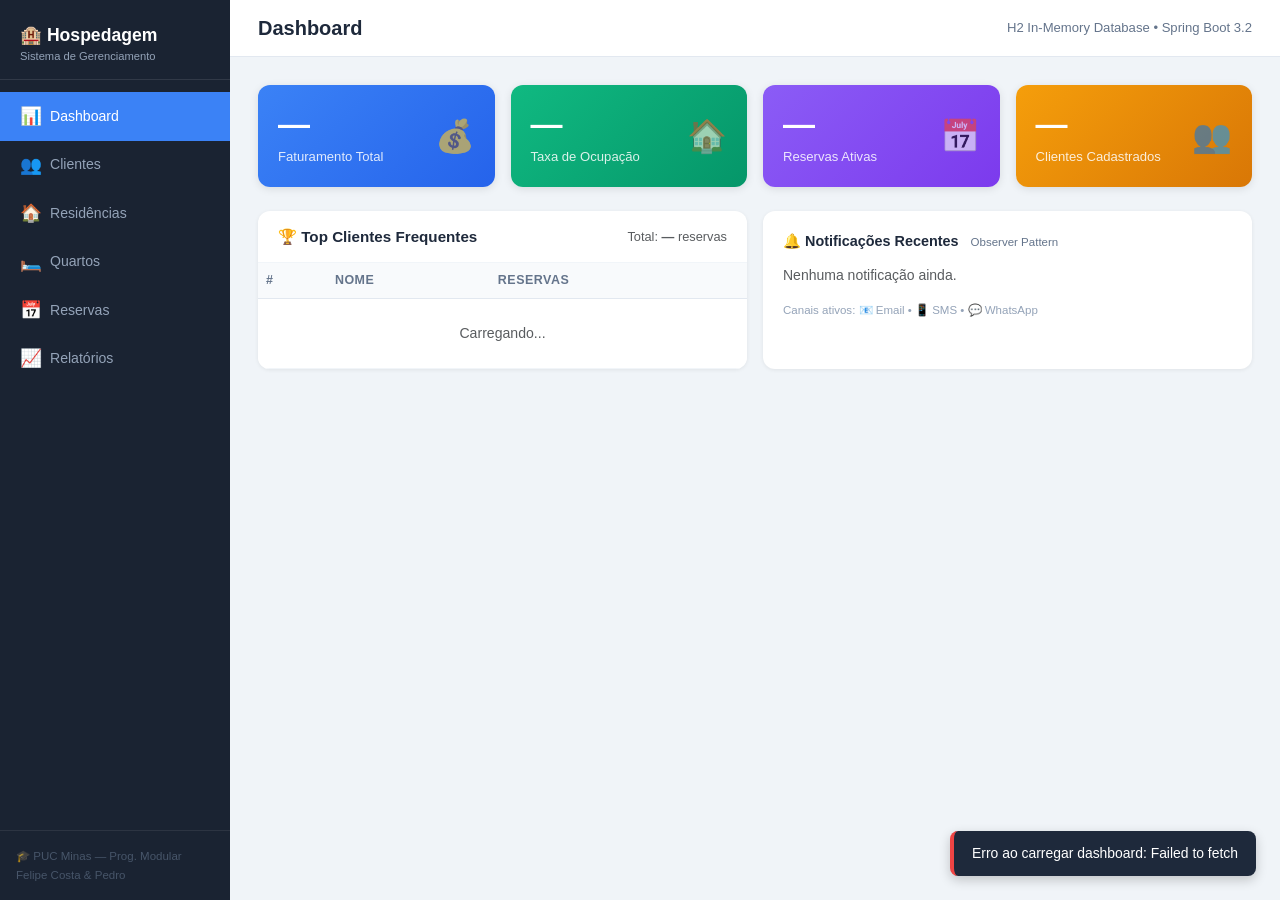
<file: hospedagem/src/main/resources/static/index.html>
<!DOCTYPE html>
<html lang="pt-BR">
<head>
  <meta charset="UTF-8" />
  <meta name="viewport" content="width=device-width, initial-scale=1.0" />
  <title>Sistema de Hospedagem</title>
  <link href="https://cdn.jsdelivr.net/npm/bootstrap@5.3.3/dist/css/bootstrap.min.css" rel="stylesheet" />
  <link rel="stylesheet" href="style.css?v=2" />
</head>
<body>

<!-- SIDEBAR -->
<div id="sidebar">
  <div class="brand">
    🏨 Hospedagem
    <small>Sistema de Gerenciamento</small>
  </div>
  <nav>
    <a id="nav-dashboard"   onclick="navigate('dashboard')"  >
      <span class="icon">📊</span> Dashboard
    </a>
    <a id="nav-clientes"    onclick="navigate('clientes')"   >
      <span class="icon">👥</span> Clientes
    </a>
    <a id="nav-residencias" onclick="navigate('residencias')">
      <span class="icon">🏠</span> Residências
    </a>
    <a id="nav-quartos"     onclick="navigate('quartos')"    >
      <span class="icon">🛏️</span> Quartos
    </a>
    <a id="nav-reservas"    onclick="navigate('reservas')"   >
      <span class="icon">📅</span> Reservas
    </a>
    <a id="nav-relatorios"  onclick="navigate('relatorios')" >
      <span class="icon">📈</span> Relatórios
    </a>
  </nav>
  <div style="padding:16px;border-top:1px solid rgba(255,255,255,0.08)">
    <div style="font-size:0.72rem;color:#475569;line-height:1.6">
      <div>🎓 PUC Minas — Prog. Modular</div>
      <div>Felipe Costa &amp; Pedro</div>
    </div>
  </div>
</div>

<!-- MAIN -->
<div id="main">
  <div class="topbar">
    <h1 id="topbar-title">Dashboard</h1>
    <div style="font-size:0.82rem;color:#64748b">H2 In-Memory Database &bull; Spring Boot 3.2</div>
  </div>

  <div class="content">

    <!-- ══════════ DASHBOARD ══════════ -->
    <div id="section-dashboard" class="section">
      <div class="row g-3 mb-4">
        <div class="col-sm-6 col-lg-3">
          <div class="metric-card bg-blue d-flex justify-content-between align-items-center">
            <div>
              <div class="metric-value" id="dash-faturamento">—</div>
              <div class="metric-label">Faturamento Total</div>
            </div>
            <div class="metric-icon">💰</div>
          </div>
        </div>
        <div class="col-sm-6 col-lg-3">
          <div class="metric-card bg-green d-flex justify-content-between align-items-center">
            <div>
              <div class="metric-value" id="dash-taxa-ocup">—</div>
              <div class="metric-label" id="dash-quartos-ocup">Taxa de Ocupação</div>
            </div>
            <div class="metric-icon">🏠</div>
          </div>
        </div>
        <div class="col-sm-6 col-lg-3">
          <div class="metric-card bg-purple d-flex justify-content-between align-items-center">
            <div>
              <div class="metric-value" id="dash-reservas-ativas">—</div>
              <div class="metric-label">Reservas Ativas</div>
            </div>
            <div class="metric-icon">📅</div>
          </div>
        </div>
        <div class="col-sm-6 col-lg-3">
          <div class="metric-card bg-orange d-flex justify-content-between align-items-center">
            <div>
              <div class="metric-value" id="dash-total-clientes">—</div>
              <div class="metric-label">Clientes Cadastrados</div>
            </div>
            <div class="metric-icon">👥</div>
          </div>
        </div>
      </div>

      <div class="row g-3">
        <div class="col-md-6">
          <div class="table-card">
            <div class="table-header">
              <h5>🏆 Top Clientes Frequentes</h5>
              <span class="text-muted" style="font-size:0.8rem">Total: <strong id="dash-total-reservas">—</strong> reservas</span>
            </div>
            <table class="table mb-0">
              <thead><tr><th>#</th><th>Nome</th><th>Reservas</th></tr></thead>
              <tbody id="dash-top-clientes">
                <tr><td colspan="3" class="text-center text-muted py-4">Carregando...</td></tr>
              </tbody>
            </table>
          </div>
        </div>
        <div class="col-md-6">
          <div class="notif-panel h-100">
            <div style="font-size:0.9rem;font-weight:600;color:#1e293b;margin-bottom:12px">
              🔔 Notificações Recentes
              <span style="font-size:0.72rem;font-weight:400;color:#64748b;margin-left:8px">Observer Pattern</span>
            </div>
            <div id="notif-list"></div>
            <div style="margin-top:12px;font-size:0.72rem;color:#94a3b8">
              Canais ativos: 📧 Email &bull; 📱 SMS &bull; 💬 WhatsApp
            </div>
          </div>
        </div>
      </div>
    </div>

    <!-- ══════════ CLIENTES ══════════ -->
    <div id="section-clientes" class="section">
      <div class="row g-3">
        <div class="col-lg-4">
          <div class="form-card" id="cli-form-card">
            <h5 id="cli-form-title">Novo Cliente</h5>
            <form id="cli-form" onsubmit="saveCliente(event)">
              <div class="mb-2">
                <label class="form-label small fw-semibold">Nome *</label>
                <input id="cli-nome" type="text" class="form-control form-control-sm" required />
              </div>
              <div class="mb-2">
                <label class="form-label small fw-semibold">CPF *</label>
                <input id="cli-cpf" type="text" class="form-control form-control-sm" placeholder="000.000.000-00" required />
              </div>
              <div class="mb-2">
                <label class="form-label small fw-semibold">E-mail</label>
                <input id="cli-email" type="email" class="form-control form-control-sm" />
              </div>
              <div class="mb-3">
                <label class="form-label small fw-semibold">Telefone</label>
                <input id="cli-tel" type="text" class="form-control form-control-sm" />
              </div>
              <div class="d-flex gap-2">
                <button id="cli-submit-btn" type="submit" class="btn btn-primary btn-sm">Cadastrar</button>
                <button id="cli-cancel-btn" type="button" class="btn btn-outline-secondary btn-sm" onclick="resetClienteForm()" style="display:none">Cancelar</button>
              </div>
            </form>
          </div>
        </div>
        <div class="col-lg-8">
          <div class="table-card">
            <div class="table-header">
              <h5>👥 Clientes Cadastrados</h5>
              <button class="btn btn-sm btn-outline-primary" onclick="loadClientes()">🔄 Atualizar</button>
            </div>
            <div class="table-responsive">
              <table class="table mb-0">
                <thead><tr><th>#</th><th>Nome</th><th>CPF</th><th>E-mail</th><th>Telefone</th><th>Ações</th></tr></thead>
                <tbody id="clientes-tbody">
                  <tr><td colspan="6" class="text-center text-muted py-4">Carregando...</td></tr>
                </tbody>
              </table>
            </div>
          </div>
        </div>
      </div>
    </div>

    <!-- ══════════ RESIDÊNCIAS ══════════ -->
    <div id="section-residencias" class="section">
      <div class="row g-3">
        <div class="col-lg-4">
          <div class="form-card">
            <h5>🏠 Nova Residência</h5>
            <form id="res-form" onsubmit="saveResidencia(event)">
              <div class="mb-2">
                <label class="form-label small fw-semibold">Nome *</label>
                <input id="res-nome" type="text" class="form-control form-control-sm" required />
              </div>
              <div class="mb-3">
                <label class="form-label small fw-semibold">Endereço *</label>
                <input id="res-endereco" type="text" class="form-control form-control-sm" required />
              </div>
              <button type="submit" class="btn btn-primary btn-sm">Cadastrar</button>
            </form>
          </div>
        </div>
        <div class="col-lg-8">
          <div class="d-flex justify-content-between align-items-center mb-3">
            <h5 class="mb-0" style="font-size:0.95rem;font-weight:600;color:#1e293b">Residências &amp; Quartos</h5>
            <button class="btn btn-sm btn-outline-primary" onclick="loadResidencias()">🔄 Atualizar</button>
          </div>
          <div id="residencias-list"></div>
        </div>
      </div>
    </div>

    <!-- ══════════ QUARTOS ══════════ -->
    <div id="section-quartos" class="section">
      <div class="row g-3">
        <div class="col-lg-5">
          <div class="form-card">
            <div class="d-flex justify-content-between align-items-center mb-3">
              <h5 class="mb-0">🛏️ Novo Quarto</h5>
              <button type="button" class="btn btn-sm btn-outline-secondary" onclick="loadQuartosSelects()" title="Atualizar lista de residências">🔄 Residências</button>
            </div>
            <form id="quarto-form" onsubmit="saveQuarto(event)">
              <div class="row g-2 mb-2">
                <div class="col-6">
                  <label class="form-label small fw-semibold">Tipo *</label>
                  <select id="quarto-tipo" class="form-select form-select-sm" required onchange="onTipoQuartoChange()">
                    <option value="">Selecione...</option>
                    <option value="INDIVIDUAL">Individual</option>
                    <option value="DUPLO">Duplo</option>
                    <option value="FAMILIA">Família</option>
                  </select>
                </div>
                <div class="col-6">
                  <label class="form-label small fw-semibold">Valor Base (R$/noite) *</label>
                  <input id="quarto-valor" type="number" step="0.01" class="form-control form-control-sm" required />
                </div>
              </div>
              <div class="mb-2">
                <label class="form-label small fw-semibold">Residência</label>
                <select id="quarto-residencia" class="form-select form-select-sm">
                  <option value="">Selecione...</option>
                </select>
              </div>
              <div class="mb-3 d-flex gap-3">
                <div class="form-check">
                  <input class="form-check-input" type="checkbox" id="quarto-ar" />
                  <label class="form-check-label small" for="quarto-ar">Ar-condicionado</label>
                </div>
                <div class="form-check">
                  <input class="form-check-input" type="checkbox" id="quarto-hidro" />
                  <label class="form-check-label small" for="quarto-hidro">Hidromassagem</label>
                </div>
              </div>

              <!-- Individual -->
              <div id="fields-individual" style="display:none">
                <div class="row g-2 mb-2">
                  <div class="col-6">
                    <label class="form-label small fw-semibold">Nº de Camas</label>
                    <input id="qi-camas" type="number" min="1" value="1" class="form-control form-control-sm" />
                  </div>
                  <div class="col-6">
                    <label class="form-label small fw-semibold">Adicional por Cama (R$)</label>
                    <input id="qi-adicional" type="number" step="0.01" value="0" class="form-control form-control-sm" />
                  </div>
                </div>
              </div>

              <!-- Duplo -->
              <div id="fields-duplo" style="display:none">
                <div class="mb-2">
                  <label class="form-label small fw-semibold">Tipo de Cama</label>
                  <select id="qd-tipo-cama" class="form-select form-select-sm">
                    <option value="CASAL">Casal</option>
                    <option value="QUEEN">Queen</option>
                    <option value="KING">King</option>
                  </select>
                </div>
                <div class="form-check mb-2">
                  <input class="form-check-input" type="checkbox" id="qd-berco" />
                  <label class="form-check-label small" for="qd-berco">Possui Berço</label>
                </div>
                <div class="row g-2 mb-2">
                  <div class="col-4">
                    <label class="form-label small fw-semibold">Taxa Berço (R$)</label>
                    <input id="qd-taxa-berco" type="number" step="0.01" value="0" class="form-control form-control-sm" />
                  </div>
                  <div class="col-4">
                    <label class="form-label small fw-semibold">Adicional Casal</label>
                    <input id="qd-adicional-casal" type="number" step="0.01" value="0" class="form-control form-control-sm" />
                  </div>
                  <div class="col-4">
                    <label class="form-label small fw-semibold">Adicional Q/K</label>
                    <input id="qd-adicional-qk" type="number" step="0.01" value="0" class="form-control form-control-sm" />
                  </div>
                </div>
              </div>

              <!-- Família -->
              <div id="fields-familia" style="display:none">
                <div class="row g-2 mb-2">
                  <div class="col-4">
                    <label class="form-label small fw-semibold">Camas Individuais</label>
                    <input id="qf-individuais" type="number" min="0" value="0" class="form-control form-control-sm" />
                  </div>
                  <div class="col-4">
                    <label class="form-label small fw-semibold">Camas Casal</label>
                    <input id="qf-casal" type="number" min="0" value="0" class="form-control form-control-sm" />
                  </div>
                  <div class="col-4">
                    <label class="form-label small fw-semibold">Camas Q/King</label>
                    <input id="qf-qk" type="number" min="0" value="0" class="form-control form-control-sm" />
                  </div>
                </div>
                <div class="mb-2">
                  <label class="form-label small fw-semibold">% adicional por hóspede</label>
                  <input id="qf-percentual" type="number" step="0.1" value="5" class="form-control form-control-sm" />
                </div>
              </div>

              <button type="submit" class="btn btn-primary btn-sm mt-2">Cadastrar Quarto</button>
            </form>
          </div>
        </div>
        <div class="col-lg-7">
          <div class="table-card">
            <div class="table-header">
              <h5>🛏️ Quartos Cadastrados</h5>
              <button class="btn btn-sm btn-outline-primary" onclick="loadQuartos()">🔄 Atualizar</button>
            </div>
            <div class="table-responsive">
              <table class="table mb-0">
                <thead><tr><th>#</th><th>Tipo</th><th>Valor Base</th><th>AR</th><th>Hidro</th><th>Capacidade</th><th></th></tr></thead>
                <tbody id="quartos-tbody">
                  <tr><td colspan="7" class="text-center text-muted py-4">Carregando...</td></tr>
                </tbody>
              </table>
            </div>
          </div>
        </div>
      </div>
    </div>

    <!-- ══════════ RESERVAS ══════════ -->
    <div id="section-reservas" class="section">
      <div class="row g-3">
        <!-- Formulário nova reserva -->
        <div class="col-lg-4">
          <div class="form-card">
            <div class="d-flex justify-content-between align-items-center mb-3">
              <h5 class="mb-0">📅 Nova Reserva</h5>
              <button type="button" class="btn btn-sm btn-outline-secondary" onclick="loadClientes();loadQuartos();" title="Atualizar listas de clientes e quartos">🔄 Atualizar listas</button>
            </div>
            <form id="reserva-form" onsubmit="saveReserva(event)">
              <div class="mb-2">
                <label class="form-label small fw-semibold">Cliente *</label>
                <select id="reserva-cliente" class="form-select form-select-sm" required>
                  <option value="">Selecione um cliente...</option>
                </select>
              </div>
              <div class="mb-2">
                <label class="form-label small fw-semibold">Quarto *</label>
                <select id="reserva-quarto" class="form-select form-select-sm" required>
                  <option value="">Selecione um quarto...</option>
                </select>
              </div>
              <div class="row g-2 mb-2">
                <div class="col-6">
                  <label class="form-label small fw-semibold">Data Início *</label>
                  <input id="reserva-inicio" type="date" class="form-control form-control-sm" required />
                </div>
                <div class="col-6">
                  <label class="form-label small fw-semibold">Data Fim *</label>
                  <input id="reserva-fim" type="date" class="form-control form-control-sm" required />
                </div>
              </div>
              <div class="mb-2">
                <label class="form-label small fw-semibold">Nº de Hóspedes *</label>
                <input id="reserva-hospedes" type="number" min="1" value="1" class="form-control form-control-sm" required />
              </div>
              <div class="form-check mb-3">
                <input class="form-check-input" type="checkbox" id="reserva-berco" />
                <label class="form-check-label small" for="reserva-berco">Solicitar Berço</label>
              </div>
              <button type="submit" class="btn btn-primary btn-sm">Criar Reserva</button>
            </form>
          </div>

          <!-- Buscar histórico -->
          <div class="form-card">
            <h5>🔍 Histórico por Cliente</h5>
            <div class="d-flex gap-2">
              <input id="historico-cliente-id" type="number" class="form-control form-control-sm" placeholder="ID do cliente" />
              <button class="btn btn-outline-primary btn-sm" onclick="buscarHistorico()">Buscar</button>
            </div>
          </div>

          <!-- Notificações -->
          <div class="notif-panel">
            <div style="font-size:0.9rem;font-weight:600;color:#1e293b;margin-bottom:12px">
              🔔 Notificações
              <span style="font-size:0.72rem;font-weight:400;color:#64748b;margin-left:8px">Observer Pattern</span>
            </div>
            <div id="notif-list-reservas"></div>
            <div style="margin-top:12px;font-size:0.72rem;color:#94a3b8">
              Canais: 📧 Email &bull; 📱 SMS &bull; 💬 WhatsApp (Singleton)
            </div>
          </div>
        </div>

        <!-- Tabela de reservas + histórico -->
        <div class="col-lg-8">
          <div class="table-card mb-3">
            <div class="table-header">
              <h5>📋 Todas as Reservas</h5>
              <button class="btn btn-sm btn-outline-primary" onclick="loadReservas()">🔄 Atualizar</button>
            </div>
            <div class="table-responsive">
              <table class="table mb-0">
                <thead>
                  <tr><th>#</th><th>Cliente</th><th>Quarto</th><th>Início</th><th>Fim</th><th>Hósp.</th><th>Valor</th><th>Status</th><th></th></tr>
                </thead>
                <tbody id="reservas-tbody">
                  <tr><td colspan="9" class="text-center text-muted py-4">Carregando...</td></tr>
                </tbody>
              </table>
            </div>
          </div>

          <!-- Histórico -->
          <div class="table-card" id="historico-section" style="display:none">
            <div class="table-header">
              <h5>📜 Histórico do Cliente</h5>
            </div>
            <div class="table-responsive">
              <table class="table mb-0">
                <thead>
                  <tr><th>#</th><th>Quarto</th><th>Início</th><th>Fim</th><th>Hósp.</th><th>Valor</th><th>Status</th></tr>
                </thead>
                <tbody id="historico-tbody"></tbody>
              </table>
            </div>
          </div>
        </div>
      </div>
    </div>

    <!-- ══════════ RELATÓRIOS ══════════ -->
    <div id="section-relatorios" class="section">
      <div class="d-flex justify-content-between align-items-center mb-3">
        <h5 class="mb-0" style="font-size:0.95rem;font-weight:600;color:#1e293b">📈 Relatórios Gerenciais</h5>
        <button class="btn btn-sm btn-outline-primary" onclick="loadRelatorios()">🔄 Atualizar</button>
      </div>

      <div class="row g-3">
        <div class="col-md-4">
          <div class="report-card">
            <h6>💰 Faturamento Total</h6>
            <div id="rel-fat"><div class="spinner-border spinner-border-sm text-primary"></div></div>
            <div style="margin-top:12px;font-size:0.72rem;color:#94a3b8">
              Template Method Pattern — RelatorioFaturamentoMensal
            </div>
          </div>
        </div>
        <div class="col-md-4">
          <div class="report-card">
            <h6>🏠 Taxa de Ocupação</h6>
            <div id="rel-ocup"><div class="spinner-border spinner-border-sm text-primary"></div></div>
            <div style="margin-top:12px;font-size:0.72rem;color:#94a3b8">
              Template Method Pattern — RelatorioTaxaOcupacao
            </div>
          </div>
        </div>
        <div class="col-md-4">
          <div class="report-card">
            <h6>🏆 Clientes Frequentes</h6>
            <div id="rel-freq"><div class="spinner-border spinner-border-sm text-primary"></div></div>
            <div style="margin-top:12px;font-size:0.72rem;color:#94a3b8">
              Template Method Pattern — RelatorioClientesFrequentes
            </div>
          </div>
        </div>
      </div>

      <!-- Singleton destaque -->
      <div class="row g-3 mt-1">
        <div class="col-12">
          <div class="report-card" style="border-left:4px solid #3b82f6">
            <h6>🔷 Padrão Singleton — GerenciadorNotificacoes</h6>
            <p style="font-size:0.85rem;color:#334155;margin-bottom:12px">
              Garante que exista <strong>uma única instância</strong> do gerenciador de notificações em toda a aplicação.
              Qualquer serviço que precise disparar notificações obtém sempre o mesmo objeto via <code>getInstance()</code>,
              evitando duplicações e centralizando o controle dos observadores registrados.
            </p>
            <div class="row g-3">
              <div class="col-md-6">
                <div style="background:#f8fafc;border-radius:8px;padding:14px;font-family:monospace;font-size:0.78rem;color:#1e293b;line-height:1.7">
                  <span style="color:#64748b">// Construtor privado — impede new GerenciadorNotificacoes()</span><br>
                  <span style="color:#7c3aed">private</span> GerenciadorNotificacoes() { }<br><br>
                  <span style="color:#64748b">// Instância estática única</span><br>
                  <span style="color:#7c3aed">private static</span> GerenciadorNotificacoes instancia;<br><br>
                  <span style="color:#64748b">// Acesso thread-safe via synchronized</span><br>
                  <span style="color:#7c3aed">public static synchronized</span> GerenciadorNotificacoes <span style="color:#1d4ed8">getInstance</span>() {<br>
                  &nbsp;&nbsp;<span style="color:#7c3aed">if</span> (instancia == <span style="color:#dc2626">null</span>)<br>
                  &nbsp;&nbsp;&nbsp;&nbsp;instancia = <span style="color:#7c3aed">new</span> GerenciadorNotificacoes();<br>
                  &nbsp;&nbsp;<span style="color:#7c3aed">return</span> instancia;<br>
                  }
                </div>
              </div>
              <div class="col-md-6">
                <div style="font-size:0.83rem;color:#334155;line-height:1.8">
                  <div class="report-row"><span>📦 Classe</span><span class="value">GerenciadorNotificacoes.java</span></div>
                  <div class="report-row"><span>🔒 Construtor</span><span class="value">private</span></div>
                  <div class="report-row"><span>🔄 Thread-safe</span><span class="value">synchronized</span></div>
                  <div class="report-row"><span>📡 Observadores</span><span class="value">Email, SMS, WhatsApp</span></div>
                  <div class="report-row"><span>📣 Eventos</span><span class="value">RESERVA_CRIADA, RESERVA_CANCELADA</span></div>
                  <div class="report-row"><span>🔗 Usado em</span><span class="value">AluguelService (criar / cancelar)</span></div>
                </div>
              </div>
            </div>
          </div>
        </div>
      </div>

      <!-- Outros padrões -->
      <div class="row g-3 mt-1">
        <div class="col-12">
          <div class="report-card">
            <h6>🧩 Demais Padrões de Projeto Implementados</h6>
            <div class="row g-3 mt-1">
              <div class="col-md-4">
                <div style="background:#f0fdf4;border-radius:8px;padding:14px">
                  <div style="font-weight:600;color:#166534;font-size:0.85rem;margin-bottom:6px">👁️ Observer</div>
                  <div style="font-size:0.78rem;color:#374151;line-height:1.6">
                    Interface <code>NotificacaoObserver</code> com método <code>notificar(evento, aluguel)</code>.<br><br>
                    Implementações concretas: <strong>EmailNotificacao</strong>, <strong>SmsNotificacao</strong>, <strong>WhatsAppNotificacao</strong>.<br><br>
                    O <em>Subject</em> (<code>GerenciadorNotificacoes</code>) mantém lista de observers e despacha para todos ao ocorrer um evento.
                  </div>
                </div>
              </div>
              <div class="col-md-4">
                <div style="background:#fdf4ff;border-radius:8px;padding:14px">
                  <div style="font-weight:600;color:#7e22ce;font-size:0.85rem;margin-bottom:6px">📐 Template Method</div>
                  <div style="font-size:0.78rem;color:#374151;line-height:1.6">
                    Classe abstrata <code>RelatorioGerencial</code> define o algoritmo: <code>gerar()</code> → <code>coletarDados()</code> → <code>processar(dados)</code>.<br><br>
                    Subclasses implementam os passos específicos:<br>
                    <strong>RelatorioFaturamentoMensal</strong><br>
                    <strong>RelatorioTaxaOcupacao</strong><br>
                    <strong>RelatorioClientesFrequentes</strong>
                  </div>
                </div>
              </div>
              <div class="col-md-4">
                <div style="background:#fff7ed;border-radius:8px;padding:14px">
                  <div style="font-weight:600;color:#c2410c;font-size:0.85rem;margin-bottom:6px">⚙️ Strategy (implícito)</div>
                  <div style="font-size:0.78rem;color:#374151;line-height:1.6">
                    Método abstrato <code>calcularDiaria(numHospedes, berco)</code> na classe <code>Quarto</code>.<br><br>
                    Cada subtipo implementa a estratégia de precificação:<br>
                    • <strong>Individual</strong>: base + adicional por cama extra<br>
                    • <strong>Duplo</strong>: base + tipo de cama + taxa berço<br>
                    • <strong>Família</strong>: base × hóspedes − desconto progressivo
                  </div>
                </div>
              </div>
            </div>
          </div>
        </div>
      </div>

      <!-- Tecnologias e pacotes -->
      <div class="row g-3 mt-1">
        <div class="col-12">
          <div class="report-card">
            <h6>📦 Tecnologias e Pacotes Utilizados</h6>
            <div class="row g-3 mt-1">
              <div class="col-md-3">
                <div style="background:#f8fafc;border-radius:8px;padding:14px">
                  <div style="font-weight:600;color:#1e293b;font-size:0.82rem;margin-bottom:8px">☕ Linguagem & Runtime</div>
                  <div style="font-size:0.78rem;color:#374151;line-height:2">
                    <div><span style="background:#dbeafe;color:#1d4ed8;border-radius:4px;padding:1px 6px;font-weight:600">Java 21</span> — LTS, Records, Pattern Matching</div>
                    <div><span style="background:#dcfce7;color:#166534;border-radius:4px;padding:1px 6px;font-weight:600">Spring Boot 3.2.5</span> — Framework principal</div>
                    <div><span style="background:#f3f4f6;color:#374151;border-radius:4px;padding:1px 6px;font-weight:600">Maven</span> — Gerenciador de dependências</div>
                  </div>
                </div>
              </div>
              <div class="col-md-3">
                <div style="background:#f8fafc;border-radius:8px;padding:14px">
                  <div style="font-weight:600;color:#1e293b;font-size:0.82rem;margin-bottom:8px">🌐 Web & Validação</div>
                  <div style="font-size:0.78rem;color:#374151;line-height:2">
                    <div><span style="background:#dbeafe;color:#1d4ed8;border-radius:4px;padding:1px 6px;font-weight:600">spring-boot-starter-web</span></div>
                    <div style="font-size:0.72rem;color:#64748b;margin-bottom:4px">Spring MVC, REST Controllers, Jackson (JSON)</div>
                    <div><span style="background:#dbeafe;color:#1d4ed8;border-radius:4px;padding:1px 6px;font-weight:600">spring-boot-starter-validation</span></div>
                    <div style="font-size:0.72rem;color:#64748b">Jakarta Bean Validation (@NotBlank, @Email, @Min)</div>
                  </div>
                </div>
              </div>
              <div class="col-md-3">
                <div style="background:#f8fafc;border-radius:8px;padding:14px">
                  <div style="font-weight:600;color:#1e293b;font-size:0.82rem;margin-bottom:8px">🗄️ Persistência</div>
                  <div style="font-size:0.78rem;color:#374151;line-height:2">
                    <div><span style="background:#d1fae5;color:#065f46;border-radius:4px;padding:1px 6px;font-weight:600">spring-boot-starter-data-jpa</span></div>
                    <div style="font-size:0.72rem;color:#64748b;margin-bottom:4px">Spring Data JPA + Hibernate 6 (ORM)</div>
                    <div><span style="background:#d1fae5;color:#065f46;border-radius:4px;padding:1px 6px;font-weight:600">H2 Database</span></div>
                    <div style="font-size:0.72rem;color:#64748b">Banco em memória para desenvolvimento (console em /h2-console)</div>
                  </div>
                </div>
              </div>
              <div class="col-md-3">
                <div style="background:#f8fafc;border-radius:8px;padding:14px">
                  <div style="font-weight:600;color:#1e293b;font-size:0.82rem;margin-bottom:8px">🛠️ Utilitários & Testes</div>
                  <div style="font-size:0.78rem;color:#374151;line-height:2">
                    <div><span style="background:#fef9c3;color:#854d0e;border-radius:4px;padding:1px 6px;font-weight:600">Lombok</span></div>
                    <div style="font-size:0.72rem;color:#64748b;margin-bottom:4px">@Getter, @Setter, @NoArgsConstructor, @RequiredArgsConstructor</div>
                    <div><span style="background:#fef9c3;color:#854d0e;border-radius:4px;padding:1px 6px;font-weight:600">spring-boot-starter-test</span></div>
                    <div style="font-size:0.72rem;color:#64748b">JUnit 5, Mockito, Spring Test</div>
                  </div>
                </div>
              </div>
            </div>
          </div>
        </div>
      </div>
    </div>

  </div><!-- /content -->
</div><!-- /main -->

<div id="toast-container"></div>

<script src="https://cdn.jsdelivr.net/npm/bootstrap@5.3.3/dist/js/bootstrap.bundle.min.js"></script>
<script src="app.js?v=2"></script>
</body>
</html>
</file>
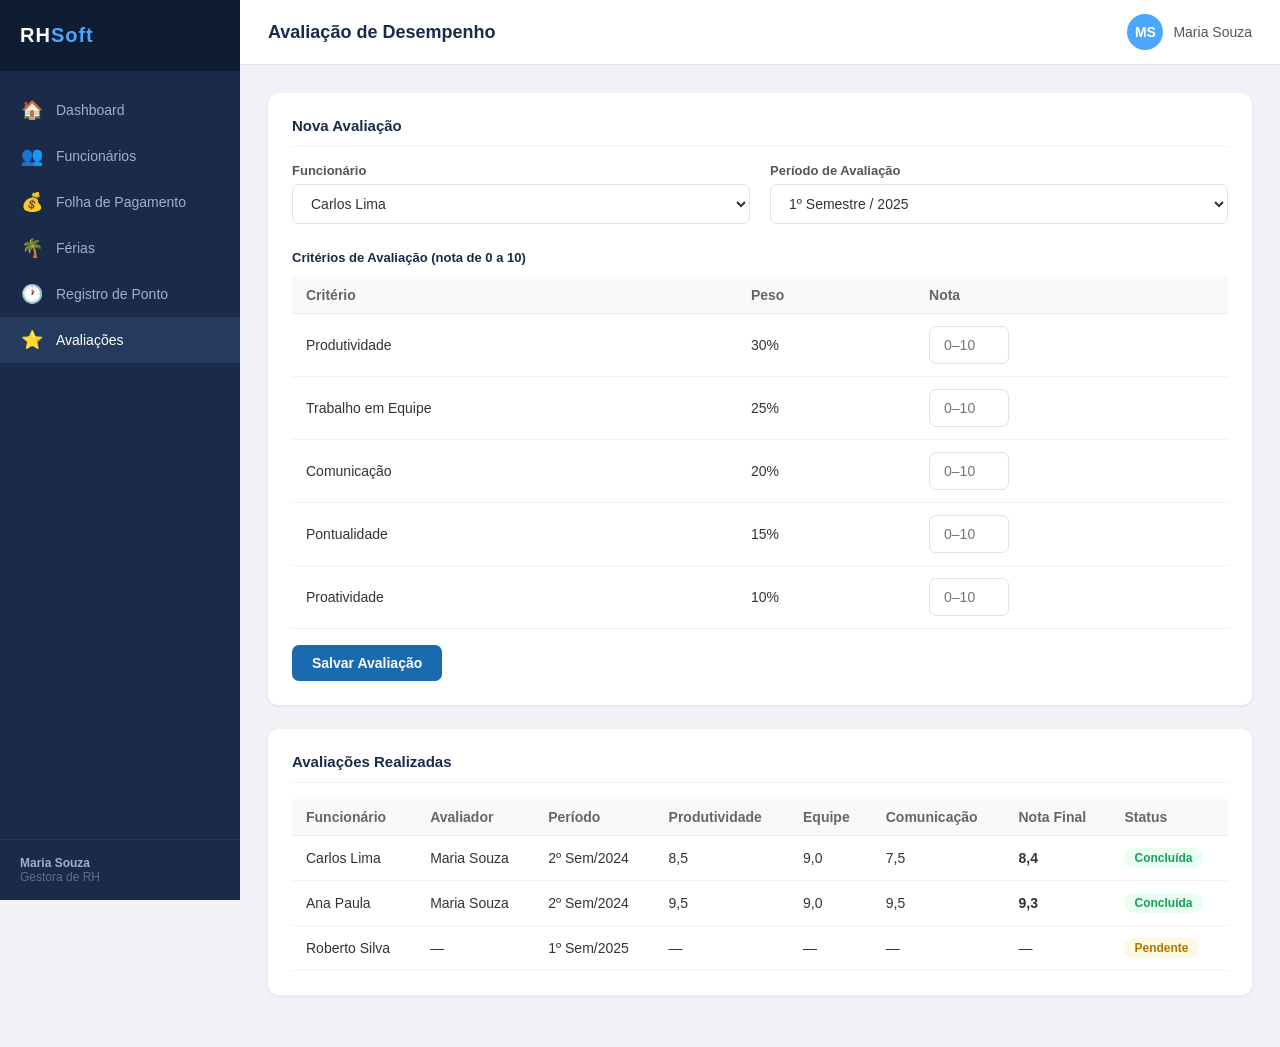
<file: prototipo/avaliacao.html>
<!DOCTYPE html>
<html lang="pt-BR">
<head>
    <meta charset="UTF-8">
    <title>RHSoft — Avaliações</title>
    <link rel="stylesheet" href="style.css">
</head>
<body>

<div class="sidebar">
    <div class="sidebar-logo">RH<span>Soft</span></div>
    <nav>
        <a href="dashboard.html"    class="nav-item"><span class="icon">🏠</span> Dashboard</a>
        <a href="funcionarios.html" class="nav-item"><span class="icon">👥</span> Funcionários</a>
        <a href="folha.html"        class="nav-item"><span class="icon">💰</span> Folha de Pagamento</a>
        <a href="ferias.html"       class="nav-item"><span class="icon">🌴</span> Férias</a>
        <a href="ponto.html"        class="nav-item"><span class="icon">🕐</span> Registro de Ponto</a>
        <a href="avaliacao.html"    class="nav-item active"><span class="icon">⭐</span> Avaliações</a>
    </nav>
    <div style="padding:16px 20px; color:#5a7090; font-size:12px; border-top:1px solid #243b5e;">
        <div style="font-weight:600; color:#a0b0c8;">Maria Souza</div>
        <div>Gestora de RH</div>
    </div>
</div>

<div class="topbar">
    <h1>Avaliação de Desempenho</h1>
    <div class="user-info">
        <div class="avatar">MS</div>
        <span>Maria Souza</span>
    </div>
</div>

<div class="main">

    <!-- Nova avaliação -->
    <div class="card">
        <div class="card-title">Nova Avaliação</div>
        <div class="grid-2">
            <div class="form-group">
                <label class="form-label">Funcionário</label>
                <select class="form-control">
                    <option>Carlos Lima</option>
                    <option>Ana Paula</option>
                    <option>Roberto Silva</option>
                </select>
            </div>
            <div class="form-group">
                <label class="form-label">Período de Avaliação</label>
                <select class="form-control">
                    <option>1º Semestre / 2025</option>
                    <option>2º Semestre / 2024</option>
                    <option>1º Semestre / 2024</option>
                </select>
            </div>
        </div>

        <!-- Critérios -->
        <div style="margin-top:8px;">
            <div class="card-title" style="font-size:13px; border:none; padding:0; margin-bottom:12px;">Critérios de Avaliação (nota de 0 a 10)</div>
            <table>
                <thead>
                    <tr>
                        <th>Critério</th>
                        <th>Peso</th>
                        <th>Nota</th>
                    </tr>
                </thead>
                <tbody>
                    <tr>
                        <td>Produtividade</td>
                        <td>30%</td>
                        <td><input class="form-control" type="number" min="0" max="10" placeholder="0–10" style="width:80px;"></td>
                    </tr>
                    <tr>
                        <td>Trabalho em Equipe</td>
                        <td>25%</td>
                        <td><input class="form-control" type="number" min="0" max="10" placeholder="0–10" style="width:80px;"></td>
                    </tr>
                    <tr>
                        <td>Comunicação</td>
                        <td>20%</td>
                        <td><input class="form-control" type="number" min="0" max="10" placeholder="0–10" style="width:80px;"></td>
                    </tr>
                    <tr>
                        <td>Pontualidade</td>
                        <td>15%</td>
                        <td><input class="form-control" type="number" min="0" max="10" placeholder="0–10" style="width:80px;"></td>
                    </tr>
                    <tr>
                        <td>Proatividade</td>
                        <td>10%</td>
                        <td><input class="form-control" type="number" min="0" max="10" placeholder="0–10" style="width:80px;"></td>
                    </tr>
                </tbody>
            </table>
        </div>
        <div style="margin-top:16px;">
            <button class="btn btn-primary">Salvar Avaliação</button>
        </div>
    </div>

    <!-- Histórico de avaliações -->
    <div class="card">
        <div class="card-title">Avaliações Realizadas</div>
        <table>
            <thead>
                <tr>
                    <th>Funcionário</th>
                    <th>Avaliador</th>
                    <th>Período</th>
                    <th>Produtividade</th>
                    <th>Equipe</th>
                    <th>Comunicação</th>
                    <th>Nota Final</th>
                    <th>Status</th>
                </tr>
            </thead>
            <tbody>
                <tr>
                    <td>Carlos Lima</td>
                    <td>Maria Souza</td>
                    <td>2º Sem/2024</td>
                    <td>8,5</td>
                    <td>9,0</td>
                    <td>7,5</td>
                    <td><strong>8,4</strong></td>
                    <td><span class="badge badge-green">Concluída</span></td>
                </tr>
                <tr>
                    <td>Ana Paula</td>
                    <td>Maria Souza</td>
                    <td>2º Sem/2024</td>
                    <td>9,5</td>
                    <td>9,0</td>
                    <td>9,5</td>
                    <td><strong>9,3</strong></td>
                    <td><span class="badge badge-green">Concluída</span></td>
                </tr>
                <tr>
                    <td>Roberto Silva</td>
                    <td>—</td>
                    <td>1º Sem/2025</td>
                    <td>—</td>
                    <td>—</td>
                    <td>—</td>
                    <td>—</td>
                    <td><span class="badge badge-yellow">Pendente</span></td>
                </tr>
            </tbody>
        </table>
    </div>

</div>
</body>
</html>
</file>
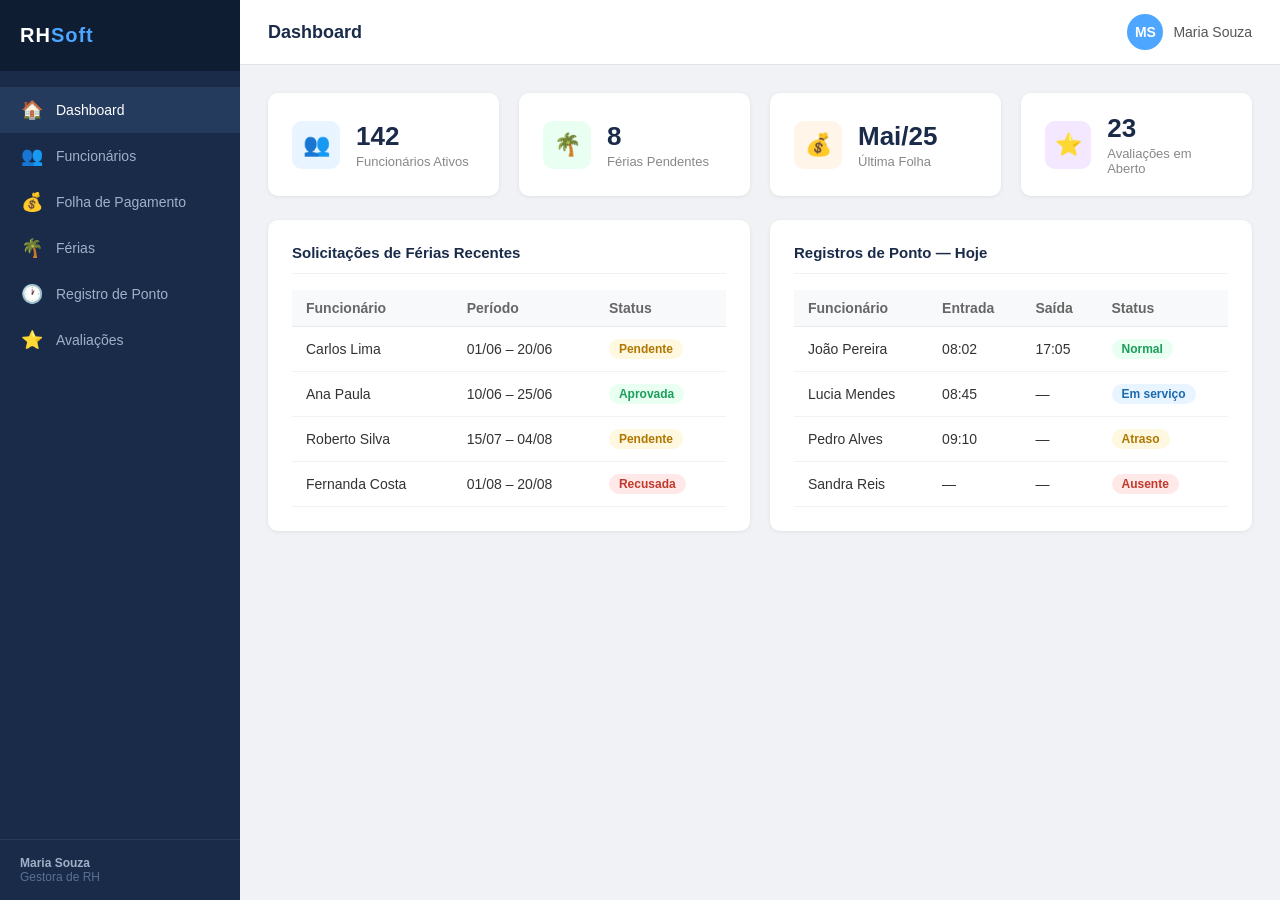
<file: prototipo/dashboard.html>
<!DOCTYPE html>
<html lang="pt-BR">
<head>
    <meta charset="UTF-8">
    <title>RHSoft — Dashboard</title>
    <link rel="stylesheet" href="style.css">
</head>
<body>

<div class="sidebar">
    <div class="sidebar-logo">RH<span>Soft</span></div>
    <nav>
        <a href="dashboard.html"    class="nav-item active"><span class="icon">🏠</span> Dashboard</a>
        <a href="funcionarios.html" class="nav-item"><span class="icon">👥</span> Funcionários</a>
        <a href="folha.html"        class="nav-item"><span class="icon">💰</span> Folha de Pagamento</a>
        <a href="ferias.html"       class="nav-item"><span class="icon">🌴</span> Férias</a>
        <a href="ponto.html"        class="nav-item"><span class="icon">🕐</span> Registro de Ponto</a>
        <a href="avaliacao.html"    class="nav-item"><span class="icon">⭐</span> Avaliações</a>
    </nav>
    <div style="padding:16px 20px; color:#5a7090; font-size:12px; border-top:1px solid #243b5e;">
        <div style="font-weight:600; color:#a0b0c8;">Maria Souza</div>
        <div>Gestora de RH</div>
    </div>
</div>

<div class="topbar">
    <h1>Dashboard</h1>
    <div class="user-info">
        <div class="avatar">MS</div>
        <span>Maria Souza</span>
    </div>
</div>

<div class="main">

    <!-- Stats -->
    <div class="grid-4" style="margin-bottom:24px;">
        <div class="stat-card">
            <div class="stat-icon blue">👥</div>
            <div>
                <div class="stat-value">142</div>
                <div class="stat-label">Funcionários Ativos</div>
            </div>
        </div>
        <div class="stat-card">
            <div class="stat-icon green">🌴</div>
            <div>
                <div class="stat-value">8</div>
                <div class="stat-label">Férias Pendentes</div>
            </div>
        </div>
        <div class="stat-card">
            <div class="stat-icon orange">💰</div>
            <div>
                <div class="stat-value">Mai/25</div>
                <div class="stat-label">Última Folha</div>
            </div>
        </div>
        <div class="stat-card">
            <div class="stat-icon purple">⭐</div>
            <div>
                <div class="stat-value">23</div>
                <div class="stat-label">Avaliações em Aberto</div>
            </div>
        </div>
    </div>

    <div class="grid-2">
        <!-- Últimas solicitações -->
        <div class="card">
            <div class="card-title">Solicitações de Férias Recentes</div>
            <table>
                <thead>
                    <tr>
                        <th>Funcionário</th>
                        <th>Período</th>
                        <th>Status</th>
                    </tr>
                </thead>
                <tbody>
                    <tr>
                        <td>Carlos Lima</td>
                        <td>01/06 – 20/06</td>
                        <td><span class="badge badge-yellow">Pendente</span></td>
                    </tr>
                    <tr>
                        <td>Ana Paula</td>
                        <td>10/06 – 25/06</td>
                        <td><span class="badge badge-green">Aprovada</span></td>
                    </tr>
                    <tr>
                        <td>Roberto Silva</td>
                        <td>15/07 – 04/08</td>
                        <td><span class="badge badge-yellow">Pendente</span></td>
                    </tr>
                    <tr>
                        <td>Fernanda Costa</td>
                        <td>01/08 – 20/08</td>
                        <td><span class="badge badge-red">Recusada</span></td>
                    </tr>
                </tbody>
            </table>
        </div>

        <!-- Registros de ponto do dia -->
        <div class="card">
            <div class="card-title">Registros de Ponto — Hoje</div>
            <table>
                <thead>
                    <tr>
                        <th>Funcionário</th>
                        <th>Entrada</th>
                        <th>Saída</th>
                        <th>Status</th>
                    </tr>
                </thead>
                <tbody>
                    <tr>
                        <td>João Pereira</td>
                        <td>08:02</td>
                        <td>17:05</td>
                        <td><span class="badge badge-green">Normal</span></td>
                    </tr>
                    <tr>
                        <td>Lucia Mendes</td>
                        <td>08:45</td>
                        <td>—</td>
                        <td><span class="badge badge-blue">Em serviço</span></td>
                    </tr>
                    <tr>
                        <td>Pedro Alves</td>
                        <td>09:10</td>
                        <td>—</td>
                        <td><span class="badge badge-yellow">Atraso</span></td>
                    </tr>
                    <tr>
                        <td>Sandra Reis</td>
                        <td>—</td>
                        <td>—</td>
                        <td><span class="badge badge-red">Ausente</span></td>
                    </tr>
                </tbody>
            </table>
        </div>
    </div>

</div>
</body>
</html>
</file>
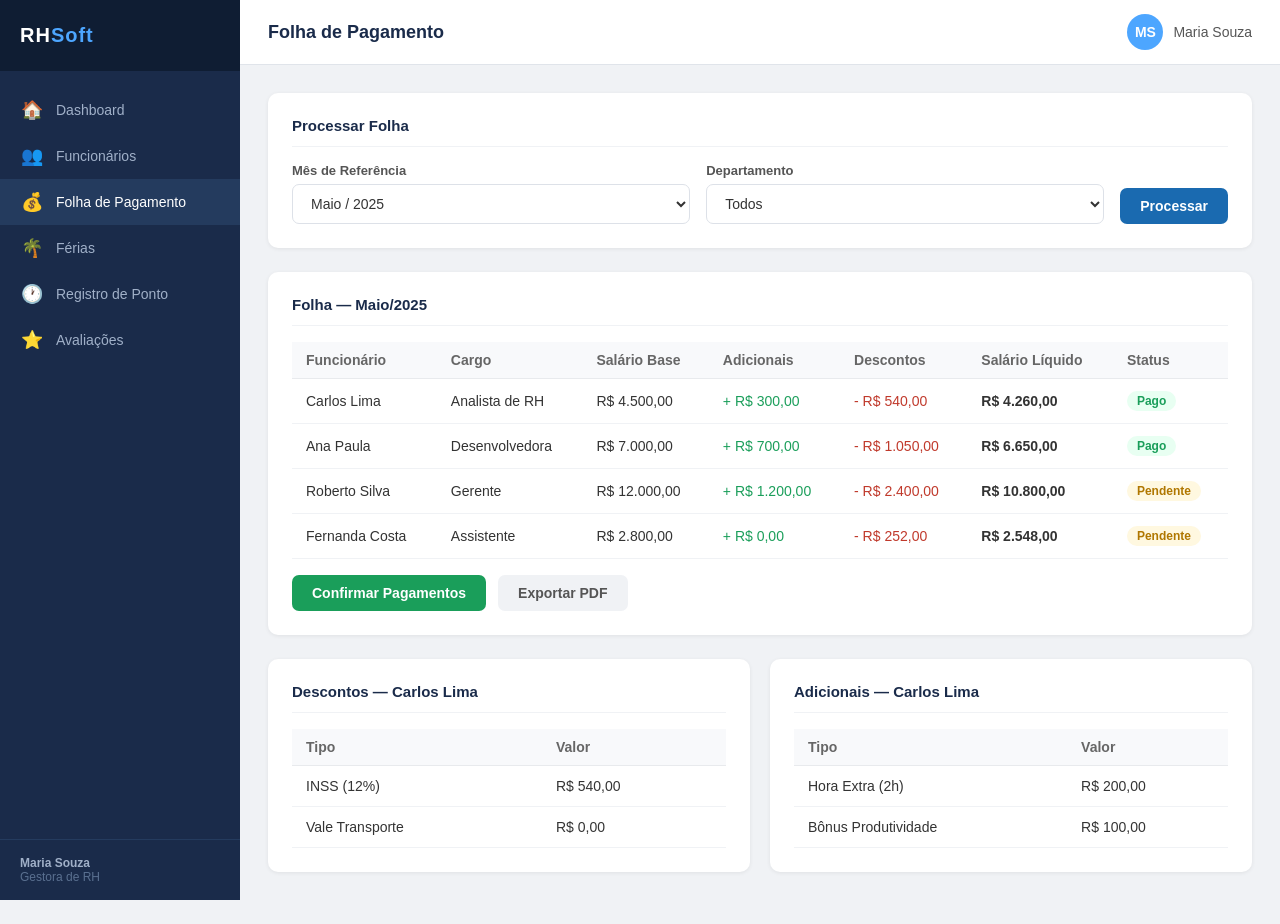
<file: prototipo/folha.html>
<!DOCTYPE html>
<html lang="pt-BR">
<head>
    <meta charset="UTF-8">
    <title>RHSoft — Folha de Pagamento</title>
    <link rel="stylesheet" href="style.css">
</head>
<body>

<div class="sidebar">
    <div class="sidebar-logo">RH<span>Soft</span></div>
    <nav>
        <a href="dashboard.html"    class="nav-item"><span class="icon">🏠</span> Dashboard</a>
        <a href="funcionarios.html" class="nav-item"><span class="icon">👥</span> Funcionários</a>
        <a href="folha.html"        class="nav-item active"><span class="icon">💰</span> Folha de Pagamento</a>
        <a href="ferias.html"       class="nav-item"><span class="icon">🌴</span> Férias</a>
        <a href="ponto.html"        class="nav-item"><span class="icon">🕐</span> Registro de Ponto</a>
        <a href="avaliacao.html"    class="nav-item"><span class="icon">⭐</span> Avaliações</a>
    </nav>
    <div style="padding:16px 20px; color:#5a7090; font-size:12px; border-top:1px solid #243b5e;">
        <div style="font-weight:600; color:#a0b0c8;">Maria Souza</div>
        <div>Gestora de RH</div>
    </div>
</div>

<div class="topbar">
    <h1>Folha de Pagamento</h1>
    <div class="user-info">
        <div class="avatar">MS</div>
        <span>Maria Souza</span>
    </div>
</div>

<div class="main">

    <!-- Filtros -->
    <div class="card">
        <div class="card-title">Processar Folha</div>
        <div style="display:flex; gap:16px; align-items:flex-end;">
            <div class="form-group" style="margin:0; flex:1;">
                <label class="form-label">Mês de Referência</label>
                <select class="form-control">
                    <option>Maio / 2025</option>
                    <option>Abril / 2025</option>
                    <option>Março / 2025</option>
                </select>
            </div>
            <div class="form-group" style="margin:0; flex:1;">
                <label class="form-label">Departamento</label>
                <select class="form-control">
                    <option>Todos</option>
                    <option>Recursos Humanos</option>
                    <option>Tecnologia</option>
                    <option>Financeiro</option>
                </select>
            </div>
            <button class="btn btn-primary" style="margin-bottom:0;">Processar</button>
        </div>
    </div>

    <!-- Tabela de folha -->
    <div class="card">
        <div class="card-title">Folha — Maio/2025</div>
        <table>
            <thead>
                <tr>
                    <th>Funcionário</th>
                    <th>Cargo</th>
                    <th>Salário Base</th>
                    <th>Adicionais</th>
                    <th>Descontos</th>
                    <th>Salário Líquido</th>
                    <th>Status</th>
                </tr>
            </thead>
            <tbody>
                <tr>
                    <td>Carlos Lima</td>
                    <td>Analista de RH</td>
                    <td>R$ 4.500,00</td>
                    <td style="color:#1a9e5a;">+ R$ 300,00</td>
                    <td style="color:#c0392b;">- R$ 540,00</td>
                    <td><strong>R$ 4.260,00</strong></td>
                    <td><span class="badge badge-green">Pago</span></td>
                </tr>
                <tr>
                    <td>Ana Paula</td>
                    <td>Desenvolvedora</td>
                    <td>R$ 7.000,00</td>
                    <td style="color:#1a9e5a;">+ R$ 700,00</td>
                    <td style="color:#c0392b;">- R$ 1.050,00</td>
                    <td><strong>R$ 6.650,00</strong></td>
                    <td><span class="badge badge-green">Pago</span></td>
                </tr>
                <tr>
                    <td>Roberto Silva</td>
                    <td>Gerente</td>
                    <td>R$ 12.000,00</td>
                    <td style="color:#1a9e5a;">+ R$ 1.200,00</td>
                    <td style="color:#c0392b;">- R$ 2.400,00</td>
                    <td><strong>R$ 10.800,00</strong></td>
                    <td><span class="badge badge-yellow">Pendente</span></td>
                </tr>
                <tr>
                    <td>Fernanda Costa</td>
                    <td>Assistente</td>
                    <td>R$ 2.800,00</td>
                    <td style="color:#1a9e5a;">+ R$ 0,00</td>
                    <td style="color:#c0392b;">- R$ 252,00</td>
                    <td><strong>R$ 2.548,00</strong></td>
                    <td><span class="badge badge-yellow">Pendente</span></td>
                </tr>
            </tbody>
        </table>
        <div style="margin-top:16px; display:flex; gap:12px;">
            <button class="btn btn-success">Confirmar Pagamentos</button>
            <button class="btn btn-secondary">Exportar PDF</button>
        </div>
    </div>

    <!-- Detalhes descontos/adicionais -->
    <div class="grid-2">
        <div class="card">
            <div class="card-title">Descontos — Carlos Lima</div>
            <table>
                <thead><tr><th>Tipo</th><th>Valor</th></tr></thead>
                <tbody>
                    <tr><td>INSS (12%)</td><td>R$ 540,00</td></tr>
                    <tr><td>Vale Transporte</td><td>R$ 0,00</td></tr>
                </tbody>
            </table>
        </div>
        <div class="card">
            <div class="card-title">Adicionais — Carlos Lima</div>
            <table>
                <thead><tr><th>Tipo</th><th>Valor</th></tr></thead>
                <tbody>
                    <tr><td>Hora Extra (2h)</td><td>R$ 200,00</td></tr>
                    <tr><td>Bônus Produtividade</td><td>R$ 100,00</td></tr>
                </tbody>
            </table>
        </div>
    </div>

</div>
</body>
</html>
</file>
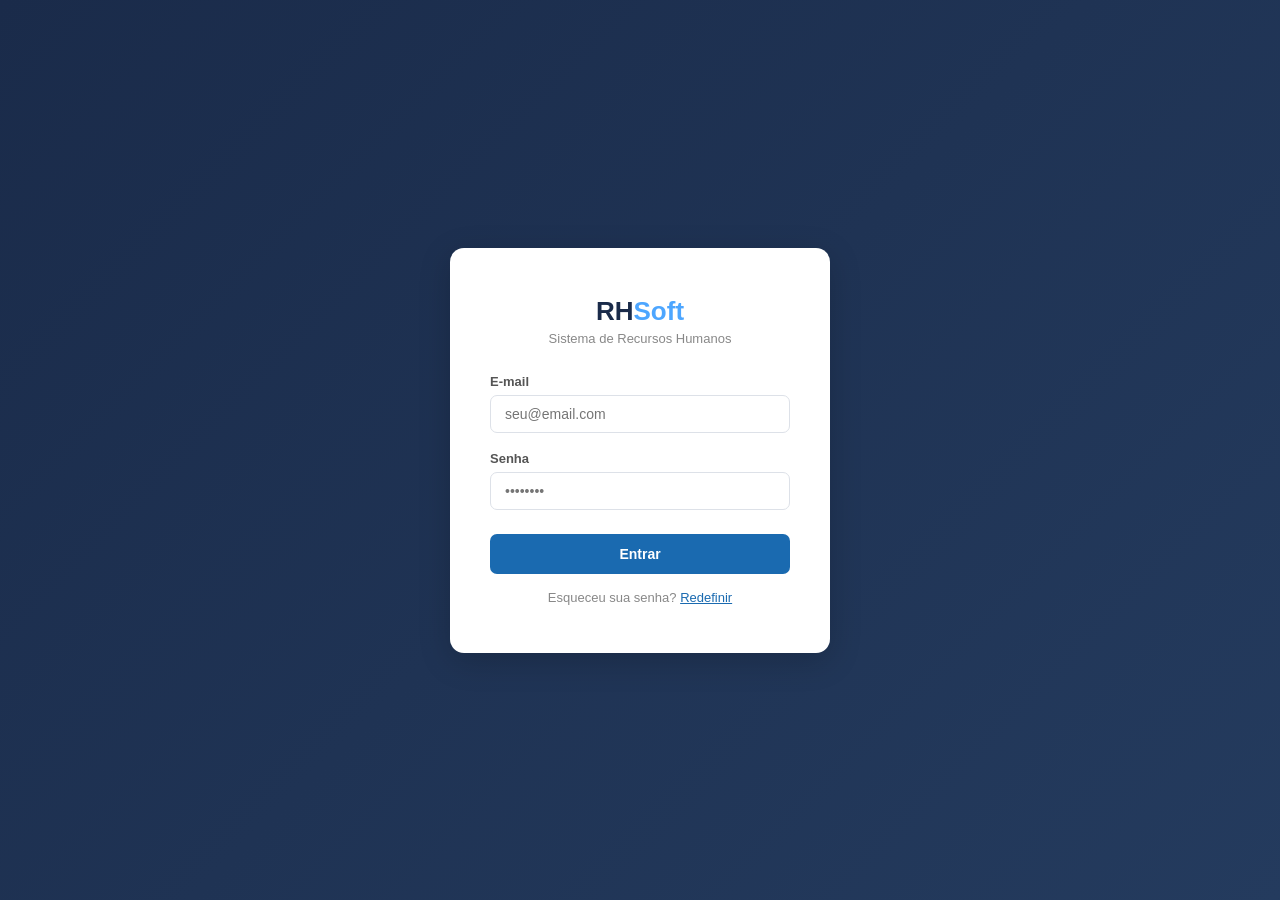
<file: prototipo/login.html>
<!DOCTYPE html>
<html lang="pt-BR">
<head>
    <meta charset="UTF-8">
    <title>RHSoft — Login</title>
    <link rel="stylesheet" href="style.css">
</head>
<body>
<div class="login-page">
    <div class="login-card">
        <div class="login-logo">
            <h2>RH<span>Soft</span></h2>
            <p>Sistema de Recursos Humanos</p>
        </div>
        <div class="form-group">
            <label class="form-label">E-mail</label>
            <input class="form-control" type="email" placeholder="seu@email.com">
        </div>
        <div class="form-group">
            <label class="form-label">Senha</label>
            <input class="form-control" type="password" placeholder="••••••••">
        </div>
        <div style="margin-top: 24px;">
            <a href="dashboard.html">
                <button class="btn btn-primary" style="width:100%; justify-content:center; padding:12px;">
                    Entrar
                </button>
            </a>
        </div>
        <p style="text-align:center; font-size:13px; color:#888; margin-top:16px;">
            Esqueceu sua senha? <a href="#" style="color:#1a6ab0;">Redefinir</a>
        </p>
    </div>
</div>
</body>
</html>
</file>
<file: hospedagem/src/main/resources/static/style.css>
:root {
  --sidebar-width: 230px;
  --sidebar-bg: #1a2332;
  --sidebar-hover: #2d3f55;
  --accent: #3b82f6;
  --accent-dark: #2563eb;
}

body {
  font-family: 'Segoe UI', sans-serif;
  background: #f0f4f8;
  margin: 0;
}

/* Sidebar */
#sidebar {
  width: var(--sidebar-width);
  min-height: 100vh;
  background: var(--sidebar-bg);
  position: fixed;
  top: 0; left: 0;
  display: flex;
  flex-direction: column;
  z-index: 100;
}

#sidebar .brand {
  padding: 24px 20px 16px;
  color: #fff;
  font-size: 1.1rem;
  font-weight: 700;
  border-bottom: 1px solid rgba(255,255,255,0.1);
  line-height: 1.3;
}

#sidebar .brand small {
  display: block;
  font-size: 0.7rem;
  font-weight: 400;
  color: #94a3b8;
  margin-top: 2px;
}

#sidebar nav {
  flex: 1;
  padding: 12px 0;
}

#sidebar nav a {
  display: flex;
  align-items: center;
  gap: 10px;
  padding: 11px 20px;
  color: #94a3b8;
  text-decoration: none;
  font-size: 0.88rem;
  transition: all 0.15s;
  cursor: pointer;
}

#sidebar nav a:hover {
  background: var(--sidebar-hover);
  color: #e2e8f0;
}

#sidebar nav a.active {
  background: var(--accent);
  color: #fff;
}

#sidebar nav a .icon {
  font-size: 1.1rem;
  width: 20px;
  text-align: center;
}

/* Main */
#main {
  margin-left: var(--sidebar-width);
  min-height: 100vh;
}

.topbar {
  background: #fff;
  border-bottom: 1px solid #e2e8f0;
  padding: 16px 28px;
  display: flex;
  align-items: center;
  justify-content: space-between;
}

.topbar h1 {
  font-size: 1.25rem;
  font-weight: 600;
  color: #1e293b;
  margin: 0;
}

.content {
  padding: 28px;
}

/* Cards */
.metric-card {
  border-radius: 12px;
  padding: 20px;
  color: #fff;
  box-shadow: 0 2px 8px rgba(0,0,0,0.1);
}

.metric-card .metric-value {
  font-size: 2rem;
  font-weight: 700;
  line-height: 1.2;
}

.metric-card .metric-label {
  font-size: 0.82rem;
  opacity: 0.85;
  margin-top: 4px;
}

.metric-card .metric-icon {
  font-size: 2rem;
  opacity: 0.6;
}

.bg-blue   { background: linear-gradient(135deg, #3b82f6, #2563eb); }
.bg-green  { background: linear-gradient(135deg, #10b981, #059669); }
.bg-purple { background: linear-gradient(135deg, #8b5cf6, #7c3aed); }
.bg-orange { background: linear-gradient(135deg, #f59e0b, #d97706); }

/* Section */
.section { display: none; }
.section.active { display: block; }

/* Table */
.table-card {
  background: #fff;
  border-radius: 12px;
  box-shadow: 0 1px 4px rgba(0,0,0,0.07);
  overflow: hidden;
}

.table-card .table-header {
  padding: 16px 20px;
  display: flex;
  align-items: center;
  justify-content: space-between;
  border-bottom: 1px solid #f1f5f9;
}

.table-card .table-header h5 {
  margin: 0;
  font-size: 0.95rem;
  font-weight: 600;
  color: #1e293b;
}

.table th {
  background: #f8fafc;
  font-size: 0.78rem;
  text-transform: uppercase;
  letter-spacing: 0.5px;
  color: #64748b;
  font-weight: 600;
  border-bottom: 1px solid #e2e8f0;
}

.table td {
  font-size: 0.88rem;
  color: #334155;
  vertical-align: middle;
  border-bottom: 1px solid #f1f5f9;
}

/* Badge */
.badge-ativo    { background: #dcfce7; color: #166534; border-radius: 20px; padding: 2px 10px; font-size: 0.75rem; font-weight: 600; }
.badge-cancelado{ background: #fee2e2; color: #991b1b; border-radius: 20px; padding: 2px 10px; font-size: 0.75rem; font-weight: 600; }

/* Form card */
.form-card {
  background: #fff;
  border-radius: 12px;
  box-shadow: 0 1px 4px rgba(0,0,0,0.07);
  padding: 24px;
  margin-bottom: 24px;
}

.form-card h5 {
  font-size: 0.95rem;
  font-weight: 600;
  color: #1e293b;
  margin-bottom: 16px;
}

/* Spinner */
.spinner-wrap {
  display: flex;
  align-items: center;
  justify-content: center;
  padding: 40px;
}

/* Toast */
#toast-container {
  position: fixed;
  bottom: 24px;
  right: 24px;
  z-index: 9999;
  display: flex;
  flex-direction: column;
  gap: 8px;
}

.toast-msg {
  background: #1e293b;
  color: #fff;
  padding: 12px 18px;
  border-radius: 8px;
  font-size: 0.87rem;
  box-shadow: 0 4px 12px rgba(0,0,0,0.2);
  animation: slideIn 0.2s ease;
  max-width: 320px;
}

.toast-msg.success { border-left: 4px solid #10b981; }
.toast-msg.error   { border-left: 4px solid #ef4444; }
.toast-msg.info    { border-left: 4px solid #3b82f6; }

@keyframes slideIn {
  from { transform: translateX(40px); opacity: 0; }
  to   { transform: translateX(0);    opacity: 1; }
}

/* Notification panel */
.notif-panel {
  background: #fff;
  border-radius: 12px;
  box-shadow: 0 1px 4px rgba(0,0,0,0.07);
  padding: 20px;
}

.notif-item {
  display: flex;
  gap: 12px;
  align-items: flex-start;
  padding: 10px 0;
  border-bottom: 1px solid #f1f5f9;
}

.notif-item:last-child { border-bottom: none; }

.notif-dot {
  width: 8px; height: 8px;
  border-radius: 50%;
  margin-top: 5px;
  flex-shrink: 0;
}

.notif-dot.green  { background: #10b981; }
.notif-dot.red    { background: #ef4444; }
.notif-dot.blue   { background: #3b82f6; }

.notif-text { font-size: 0.85rem; color: #334155; }
.notif-time { font-size: 0.75rem; color: #94a3b8; margin-top: 2px; }

/* Report card */
.report-card {
  background: #fff;
  border-radius: 12px;
  box-shadow: 0 1px 4px rgba(0,0,0,0.07);
  padding: 24px;
}

.report-card h6 {
  font-size: 0.78rem;
  text-transform: uppercase;
  letter-spacing: 0.5px;
  color: #64748b;
  font-weight: 600;
  margin-bottom: 12px;
}

.report-row {
  display: flex;
  justify-content: space-between;
  align-items: center;
  padding: 8px 0;
  border-bottom: 1px solid #f1f5f9;
  font-size: 0.88rem;
  color: #334155;
}

.report-row:last-child { border-bottom: none; }
.report-row .value { font-weight: 600; color: #1e293b; }

/* Quarto badge */
.tipo-badge {
  display: inline-block;
  padding: 2px 8px;
  border-radius: 4px;
  font-size: 0.72rem;
  font-weight: 600;
  text-transform: uppercase;
}

.tipo-INDIVIDUAL { background: #dbeafe; color: #1d4ed8; }
.tipo-DUPLO      { background: #ede9fe; color: #6d28d9; }
.tipo-FAMILIA    { background: #d1fae5; color: #065f46; }

btn { cursor: pointer; }
</file>
<file: prototipo/style.css>
* { box-sizing: border-box; margin: 0; padding: 0; }

body {
    font-family: 'Segoe UI', sans-serif;
    background: #f0f2f5;
    color: #333;
}

/* Sidebar */
.sidebar {
    width: 240px;
    background: #1a2b4a;
    min-height: 100vh;
    position: fixed;
    top: 0; left: 0;
    display: flex;
    flex-direction: column;
    padding: 0;
}

.sidebar-logo {
    background: #0f1d33;
    padding: 24px 20px;
    color: #fff;
    font-size: 20px;
    font-weight: 700;
    letter-spacing: 1px;
}

.sidebar-logo span { color: #4da6ff; }

.sidebar nav { padding: 16px 0; flex: 1; }

.nav-item {
    display: flex;
    align-items: center;
    gap: 12px;
    padding: 12px 20px;
    color: #a0b0c8;
    text-decoration: none;
    font-size: 14px;
    transition: background 0.2s, color 0.2s;
}

.nav-item:hover, .nav-item.active {
    background: #243b5e;
    color: #fff;
}

.nav-item .icon { font-size: 18px; width: 24px; text-align: center; }

/* Topbar */
.topbar {
    margin-left: 240px;
    background: #fff;
    padding: 14px 28px;
    display: flex;
    align-items: center;
    justify-content: space-between;
    border-bottom: 1px solid #e0e4ea;
    position: sticky;
    top: 0;
    z-index: 10;
}

.topbar h1 { font-size: 18px; color: #1a2b4a; font-weight: 600; }

.user-info { display: flex; align-items: center; gap: 10px; font-size: 14px; color: #555; }

.avatar {
    width: 36px; height: 36px;
    background: #4da6ff;
    border-radius: 50%;
    display: flex; align-items: center; justify-content: center;
    color: #fff;
    font-weight: 700;
    font-size: 14px;
}

/* Main content */
.main { margin-left: 240px; padding: 28px; }

/* Cards */
.card {
    background: #fff;
    border-radius: 10px;
    padding: 24px;
    box-shadow: 0 1px 4px rgba(0,0,0,0.07);
    margin-bottom: 24px;
}

.card-title {
    font-size: 15px;
    font-weight: 600;
    color: #1a2b4a;
    margin-bottom: 16px;
    padding-bottom: 12px;
    border-bottom: 1px solid #f0f2f5;
}

/* Grid */
.grid-2 { display: grid; grid-template-columns: 1fr 1fr; gap: 20px; }
.grid-3 { display: grid; grid-template-columns: 1fr 1fr 1fr; gap: 20px; }
.grid-4 { display: grid; grid-template-columns: repeat(4, 1fr); gap: 20px; }

/* Stat cards */
.stat-card {
    background: #fff;
    border-radius: 10px;
    padding: 20px 24px;
    box-shadow: 0 1px 4px rgba(0,0,0,0.07);
    display: flex;
    align-items: center;
    gap: 16px;
}

.stat-icon {
    width: 48px; height: 48px;
    border-radius: 10px;
    display: flex; align-items: center; justify-content: center;
    font-size: 22px;
}

.stat-icon.blue  { background: #e8f4ff; }
.stat-icon.green { background: #e8fff2; }
.stat-icon.orange{ background: #fff5e8; }
.stat-icon.purple{ background: #f3e8ff; }

.stat-value { font-size: 26px; font-weight: 700; color: #1a2b4a; }
.stat-label { font-size: 13px; color: #888; margin-top: 2px; }

/* Table */
table { width: 100%; border-collapse: collapse; font-size: 14px; }
thead th { padding: 10px 14px; text-align: left; color: #666; font-weight: 600; background: #f8f9fb; border-bottom: 1px solid #e8eaed; }
tbody td { padding: 12px 14px; border-bottom: 1px solid #f0f2f5; }
tbody tr:hover { background: #fafbfc; }

/* Badge */
.badge {
    display: inline-block;
    padding: 3px 10px;
    border-radius: 20px;
    font-size: 12px;
    font-weight: 600;
}
.badge-green  { background: #e8fff2; color: #1a9e5a; }
.badge-yellow { background: #fff8e0; color: #b07700; }
.badge-red    { background: #ffe8e8; color: #c0392b; }
.badge-blue   { background: #e8f4ff; color: #1a6ab0; }

/* Forms */
.form-group { margin-bottom: 18px; }
.form-label { display: block; font-size: 13px; font-weight: 600; color: #555; margin-bottom: 6px; }
.form-control {
    width: 100%;
    padding: 10px 14px;
    border: 1px solid #dde1e8;
    border-radius: 7px;
    font-size: 14px;
    color: #333;
    background: #fff;
}
.form-control:focus { outline: none; border-color: #4da6ff; box-shadow: 0 0 0 3px rgba(77,166,255,0.15); }

/* Buttons */
.btn {
    padding: 10px 20px;
    border-radius: 7px;
    font-size: 14px;
    font-weight: 600;
    cursor: pointer;
    border: none;
    display: inline-flex;
    align-items: center;
    gap: 7px;
}
.btn-primary { background: #1a6ab0; color: #fff; }
.btn-secondary { background: #f0f2f5; color: #555; }
.btn-success  { background: #1a9e5a; color: #fff; }
.btn-danger   { background: #c0392b; color: #fff; }
.btn-sm { padding: 6px 12px; font-size: 13px; }

/* Login page */
.login-page {
    min-height: 100vh;
    display: flex;
    align-items: center;
    justify-content: center;
    background: linear-gradient(135deg, #1a2b4a 0%, #243b5e 100%);
}
.login-card {
    background: #fff;
    border-radius: 14px;
    padding: 48px 40px;
    width: 380px;
    box-shadow: 0 8px 32px rgba(0,0,0,0.18);
}
.login-logo { text-align: center; margin-bottom: 28px; }
.login-logo h2 { font-size: 26px; color: #1a2b4a; font-weight: 800; }
.login-logo span { color: #4da6ff; }
.login-logo p { font-size: 13px; color: #888; margin-top: 4px; }
</file>
